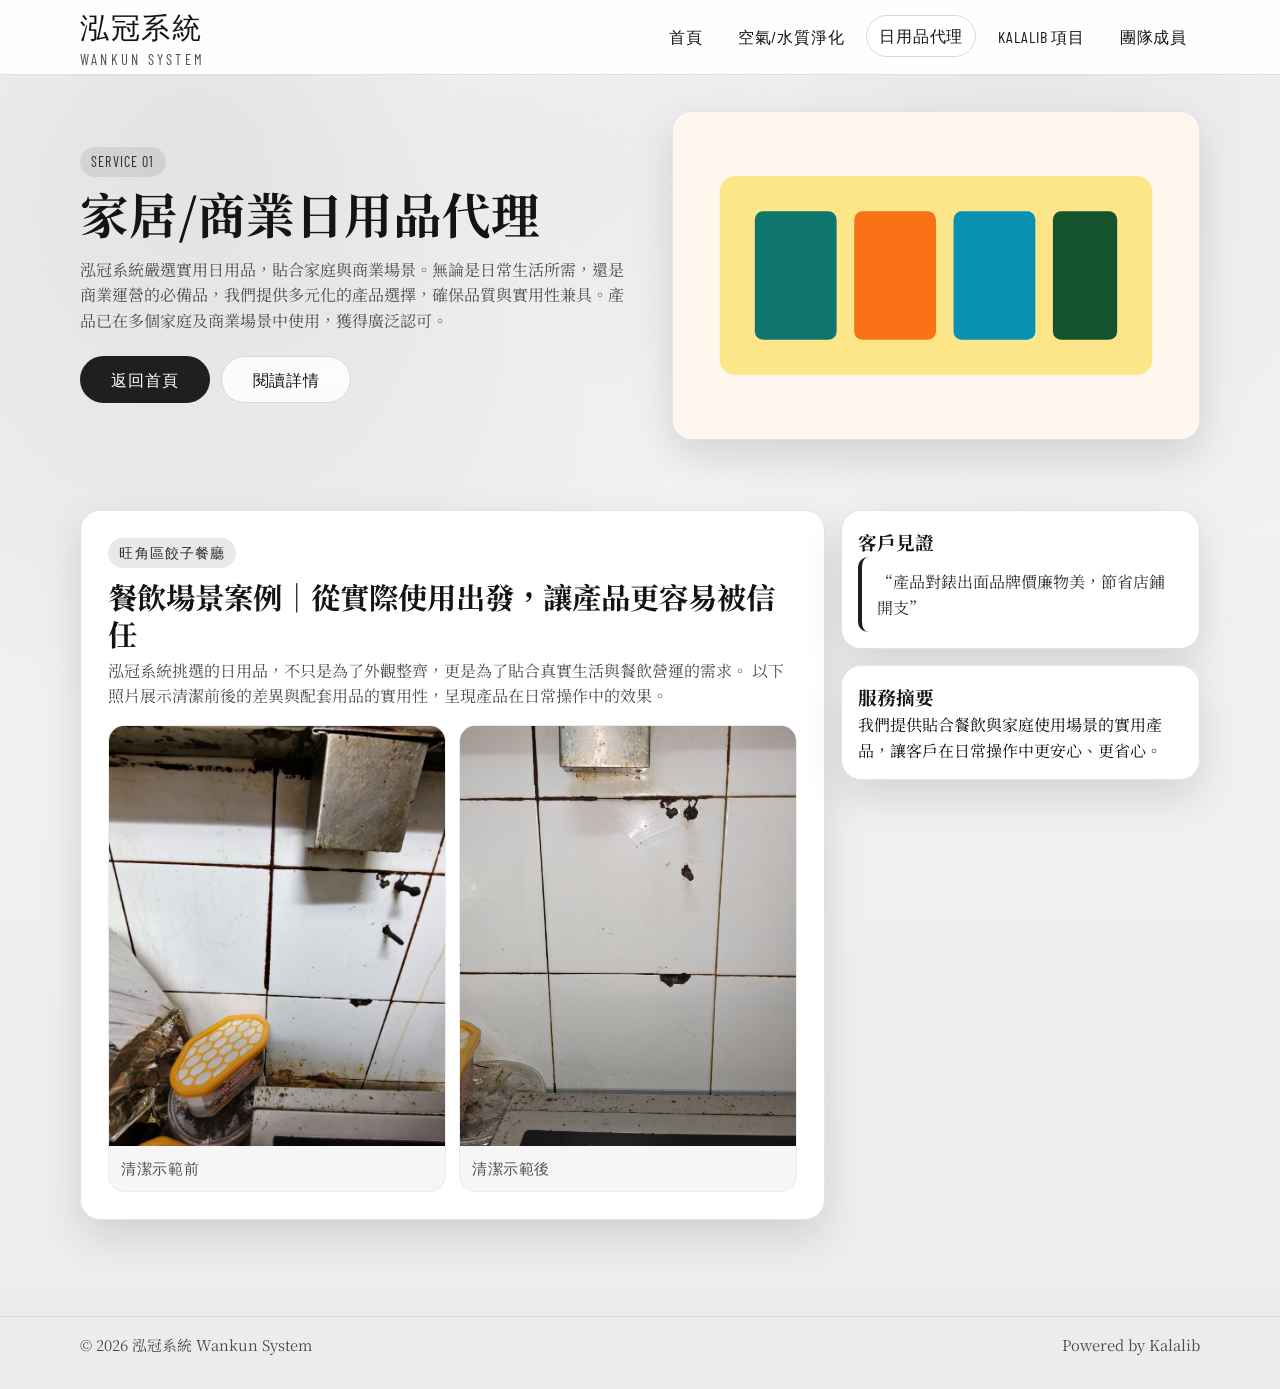
<file: service-agency.html>
<!doctype html>
<html lang="zh-Hant">
  <head>
    <meta charset="UTF-8" />
    <meta name="viewport" content="width=device-width, initial-scale=1.0" />
    <title>家居/商業日用品代理 | 泓冠系統</title>
    <meta name="description" content="泓冠系統家居與商業日用品代理服務介紹。" />
    <link rel="preconnect" href="https://fonts.googleapis.com" />
    <link rel="preconnect" href="https://fonts.gstatic.com" crossorigin />
    <link
      href="https://fonts.googleapis.com/css2?family=Barlow+Condensed:wght@400;600&family=Noto+Serif+TC:wght@400;600;700&family=Oswald:wght@500;700&display=swap"
      rel="stylesheet"
    />
    <link rel="stylesheet" href="assets/css/styles.css" />
  </head>
  <body>
    <header class="site-header">
      <div class="container header-row">
        <a class="logo" href="index.html">泓冠系統<small>WANKUN SYSTEM</small></a>
        <nav class="site-nav" aria-label="主選單">
          <a href="index.html">首頁</a>
          <a href="service-airwater.html">空氣/水質淨化</a>
          <a class="active" href="service-agency.html">日用品代理</a>
          <a href="https://kalalib.com/" target="_blank" rel="noreferrer">KALALIB 項目</a>
          <a href="service-healthcase.html">團隊成員</a>
        </nav>
      </div>
    </header>

    <main>
      <section class="hero">
        <div class="container hero-grid">
          <div class="hero-copy">
            <span class="tag">Service 01</span>
            <h1>家居/商業日用品代理</h1>
            <p>
              泓冠系統嚴選實用日用品，貼合家庭與商業場景。無論是日常生活所需，還是商業運營的必備品，我們提供多元化的產品選擇，確保品質與實用性兼具。產品已在多個家庭及商業場景中使用，獲得廣泛認可。
            </p>
            <div class="btn-row">
              <a class="btn btn-main" href="index.html">返回首頁</a>
              <a class="btn btn-ghost" href="#details">閱讀詳情</a>
            </div>
          </div>
          <figure class="hero-image panel">
            <img src="assets/images/service-agency.svg" alt="家居與商業日用品代理服務示意圖" />
          </figure>
        </div>
      </section>

      <section class="section" id="details">
        <div class="container story-layout">
          <div class="story-main panel">
            <div class="story-copy">
              <span class="tag">旺角區餃子餐廳</span>
              <h2>餐飲場景案例｜從實際使用出發，讓產品更容易被信任</h2>
              <p>
                泓冠系統挑選的日用品，不只是為了外觀整齊，更是為了貼合真實生活與餐飲營運的需求。
                以下照片展示清潔前後的差異與配套用品的實用性，呈現產品在日常操作中的效果。
              </p>
            </div>
            <div class="story-gallery">
              <figure class="story-photo">
                <img src="assets/images/memories/case-study/before_cleaning.jpeg" alt="清潔示範前的餐飲作業環境" />
                <figcaption>清潔示範前</figcaption>
              </figure>
              <figure class="story-photo">
                <img src="assets/images/memories/case-study/after_cleaning.jpeg" alt="清潔示範後的餐飲作業環境" />
                <figcaption>清潔示範後</figcaption>
              </figure>
            </div>
          </div>

          <aside class="story-side">
            <section class="mini panel">
              <h3>客戶見證</h3>
              <blockquote>
                “產品對錶出面品牌價廉物美，節省店鋪開支”
              </blockquote>
            </section>
            <section class="mini panel">
              <h3>服務摘要</h3>
              <p>
                我們提供貼合餐飲與家庭使用場景的實用產品，讓客戶在日常操作中更安心、更省心。
              </p>
            </section>
          </aside>
        </div>
      </section>
    </main>

    <footer class="site-footer">
      <div class="container footer-row">
        <span>© 2026 泓冠系統 Wankun System</span>
        <span>Powered by Kalalib</span>
      </div>
    </footer>
  </body>
</html>
</file>
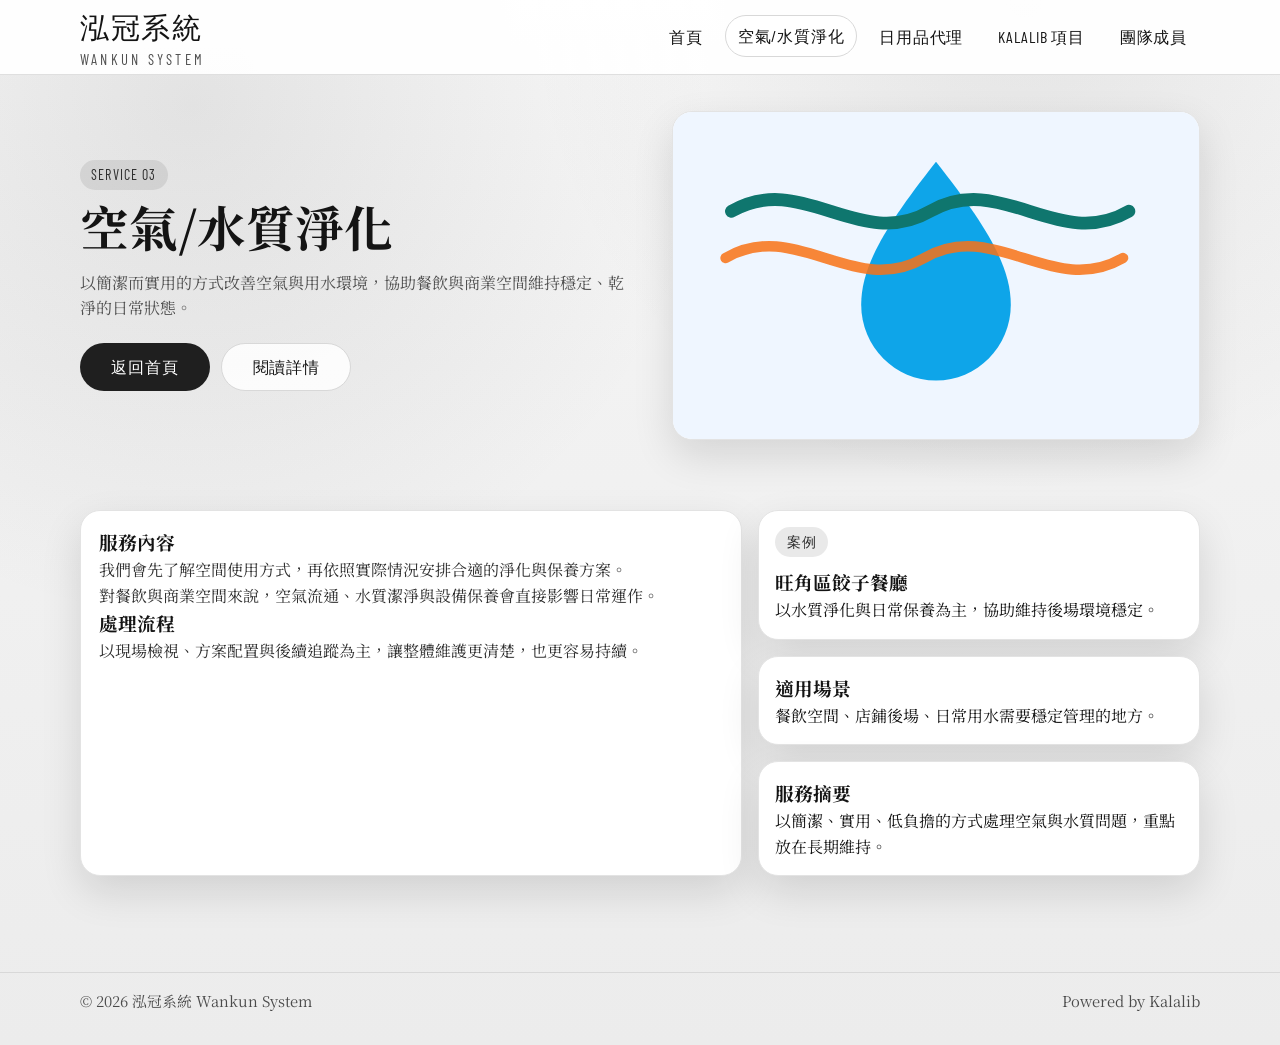
<file: service-airwater.html>
<!doctype html>
<html lang="zh-Hant">
  <head>
    <meta charset="UTF-8" />
    <meta name="viewport" content="width=device-width, initial-scale=1.0" />
    <title>空氣/水質淨化 | 泓冠系統</title>
    <meta name="description" content="泓冠系統空氣與水質淨化服務介紹。" />
    <link rel="preconnect" href="https://fonts.googleapis.com" />
    <link rel="preconnect" href="https://fonts.gstatic.com" crossorigin />
    <link
      href="https://fonts.googleapis.com/css2?family=Barlow+Condensed:wght@400;600&family=Noto+Serif+TC:wght@400;600;700&family=Oswald:wght@500;700&display=swap"
      rel="stylesheet"
    />
    <link rel="stylesheet" href="assets/css/styles.css" />
  </head>
  <body>
    <header class="site-header">
      <div class="container header-row">
        <a class="logo" href="index.html">泓冠系統<small>WANKUN SYSTEM</small></a>
        <nav class="site-nav" aria-label="主選單">
          <a href="index.html">首頁</a>
          <a class="active" href="service-airwater.html">空氣/水質淨化</a>
          <a href="service-agency.html">日用品代理</a>
          <a href="https://kalalib.com/" target="_blank" rel="noreferrer">KALALIB 項目</a>
          <a href="service-healthcase.html">團隊成員</a>
        </nav>
      </div>
    </header>

    <main>
      <section class="hero">
        <div class="container hero-grid">
          <div class="hero-copy">
            <span class="tag">Service 03</span>
            <h1>空氣/水質淨化</h1>
            <p>
              以簡潔而實用的方式改善空氣與用水環境，協助餐飲與商業空間維持穩定、乾淨的日常狀態。
            </p>
            <div class="btn-row">
              <a class="btn btn-main" href="index.html">返回首頁</a>
              <a class="btn btn-ghost" href="#details">閱讀詳情</a>
            </div>
          </div>
          <figure class="hero-image panel">
            <img src="assets/images/service-airwater.svg" alt="空氣與水質淨化服務示意圖" />
          </figure>
        </div>
      </section>

      <section class="section" id="details">
        <div class="container content-grid">
          <article class="article panel">
            <h3>服務內容</h3>
            <p>
              我們會先了解空間使用方式，再依照實際情況安排合適的淨化與保養方案。
            </p>
            <p>
              對餐飲與商業空間來說，空氣流通、水質潔淨與設備保養會直接影響日常運作。
            </p>
            <h3>處理流程</h3>
            <p>
              以現場檢視、方案配置與後續追蹤為主，讓整體維護更清楚，也更容易持續。
            </p>
          </article>
          <aside class="side-stack">
            <section class="mini panel">
              <span class="tag">案例</span>
              <h3>旺角區餃子餐廳</h3>
              <p>以水質淨化與日常保養為主，協助維持後場環境穩定。</p>
            </section>
            <section class="mini panel">
              <h3>適用場景</h3>
              <p>餐飲空間、店鋪後場、日常用水需要穩定管理的地方。</p>
            </section>
            <section class="mini panel">
              <h3>服務摘要</h3>
              <p>
                以簡潔、實用、低負擔的方式處理空氣與水質問題，重點放在長期維持。
              </p>
            </section>
          </aside>
        </div>
      </section>
    </main>

    <footer class="site-footer">
      <div class="container footer-row">
        <span>© 2026 泓冠系統 Wankun System</span>
        <span>Powered by Kalalib</span>
      </div>
    </footer>
  </body>
</html>
</file>
<file: assets/css/styles.css>
:root {
  --bg: #f2f2f2;
  --paper: #ffffff;
  --ink: #141414;
  --muted: #4f4f4f;
  --brand: #1f1f1f;
  --brand-2: #6f6f6f;
  --accent: #9b9b9b;
  --line: #d8d8d8;
  --header-height: 74px;
  --shadow: 0 16px 40px rgba(0, 0, 0, 0.12);
}

* {
  box-sizing: border-box;
  margin: 0;
  padding: 0;
}

html,
body {
  margin: 0;
  padding: 0;
}

html {
  scroll-behavior: smooth;
}

body {
  font-family: "Noto Serif TC", "PingFang TC", "Microsoft JhengHei", serif;
  color: var(--ink);
  background:
    radial-gradient(circle at 15% 10%, rgba(85, 85, 85, 0.13), transparent 36%),
    radial-gradient(circle at 80% 0%, rgba(30, 30, 30, 0.09), transparent 34%),
    linear-gradient(180deg, #fafafa 0%, #f2f2f2 35%, #ececec 100%);
  line-height: 1.6;
}

a {
  color: inherit;
  text-decoration: none;
}

ul {
  margin: 0.7rem 0 0.9rem;
  padding-left: 1.2rem;
}

li {
  margin: 0.25rem 0;
}

img {
  max-width: 100%;
  display: block;
}

.story-layout {
  display: grid;
  grid-template-columns: 1.35fr 0.65fr;
  gap: 1rem;
  align-items: start;
}

.story-main {
  padding: clamp(1.15rem, 2.3vw, 1.7rem);
}

.story-copy h2 {
  margin: 0.35rem 0 0.6rem;
  font-size: clamp(1.35rem, 2.1vw, 2rem);
  line-height: 1.25;
}

.story-copy p {
  margin: 0 0 1rem;
  color: var(--muted);
}

.story-gallery {
  display: grid;
  grid-template-columns: repeat(2, minmax(0, 1fr));
  gap: 0.8rem;
}

.story-photo {
  overflow: hidden;
  border-radius: 16px;
  border: 1px solid #ececec;
  background: #f6f6f6;
}

.story-photo img {
  width: 100%;
  aspect-ratio: 4 / 5;
  object-fit: cover;
}

.story-photo figcaption {
  padding: 0.65rem 0.75rem;
  font-family: "Barlow Condensed", sans-serif;
  letter-spacing: 0.04em;
  color: var(--muted);
  font-size: 0.95rem;
}

.story-side {
  display: grid;
  gap: 1rem;
}

.container {
  width: min(1120px, 92vw);
  margin: 0 auto;
}

.site-header {
  position: sticky;
  top: 0;
  z-index: 50;
  background: rgba(255, 255, 255, 0.93);
  border-bottom: 1px solid rgba(216, 216, 216, 0.8);
}

.header-row {
  display: flex;
  align-items: center;
  justify-content: space-between;
  min-height: 74px;
  gap: 1rem;
}

.logo {
  font-family: "Oswald", sans-serif;
  font-size: 1.8rem;
  letter-spacing: 0.06em;
  text-transform: uppercase;
}

.logo small {
  display: block;
  font-family: "Barlow Condensed", sans-serif;
  letter-spacing: 0.22em;
  font-size: 0.92rem;
  color: var(--muted);
}

.site-nav {
  display: flex;
  flex-wrap: wrap;
  gap: 0.55rem;
  justify-content: flex-end;
}

.nav-toggle {
  display: none;
  align-items: center;
  justify-content: center;
  border: 1px solid var(--line);
  border-radius: 10px;
  background: #fff;
  color: var(--ink);
  font-family: "Barlow Condensed", sans-serif;
  font-size: 1rem;
  letter-spacing: 0.05em;
  padding: 0.45rem 0.8rem;
  cursor: pointer;
}

.site-nav a {
  padding: 0.45rem 0.75rem;
  border-radius: 999px;
  border: 1px solid transparent;
  font-family: "Barlow Condensed", sans-serif;
  font-size: 1rem;
  letter-spacing: 0.05em;
  transition: transform 0.2s ease, border-color 0.2s ease, background 0.2s ease;
}

.site-nav a:hover,
.site-nav a.active {
  border-color: var(--line);
  background: #fff;
  transform: translateY(-1px);
}

.cover {
  position: relative;
  min-height: calc(90vh - var(--header-height));
  min-height: calc(90svh - var(--header-height));
  display: flex;
  align-items: center;
  background-image: url("../images/wankun-system.jpg");
  background-size: cover;
  background-position: center;
  isolation: isolate;
}

.cover-overlay {
  position: absolute;
  inset: 0;
  background: linear-gradient(120deg, rgba(0, 0, 0, 0.68), rgba(0, 0, 0, 0.35));
  z-index: -1;
}

.cover-content {
  color: #fff;
  padding: 4rem 0;
}

.cover-content h1 {
  margin: 0;
  max-width: 16ch;
  font-size: clamp(2.2rem, 5vw, 4.6rem);
  line-height: 1.08;
}

.cover-content p {
  margin: 1rem 0 1.4rem;
  max-width: 60ch;
  color: rgba(255, 255, 255, 0.92);
}

.cover .btn-ghost {
  border-color: rgba(255, 255, 255, 0.55);
  background: rgba(255, 255, 255, 0.12);
  color: #fff;
}

.cover .btn-ghost:hover {
  background: rgba(255, 255, 255, 0.22);
}

.scroll-hint {
  display: inline-block;
  margin-top: 1.5rem;
  border-bottom: 1px solid rgba(255, 255, 255, 0.8);
  font-family: "Barlow Condensed", sans-serif;
  letter-spacing: 0.08em;
  text-transform: uppercase;
  font-size: 0.95rem;
}

.hero {
  padding: clamp(1.8rem, 2.8vw, 3.2rem) 0 2.2rem;
}

.hero-grid {
  display: grid;
  grid-template-columns: 1.05fr 1fr;
  gap: clamp(1.2rem, 3vw, 2.4rem);
  align-items: center;
}

.hero-copy h1 {
  margin: 0;
  font-size: clamp(2rem, 3.8vw, 3.7rem);
  line-height: 1.1;
}

.hero-copy p {
  color: var(--muted);
  margin: 1rem 0 1.4rem;
}

.tag {
  display: inline-block;
  margin-bottom: 0.65rem;
  padding: 0.22rem 0.7rem;
  border-radius: 999px;
  font-family: "Barlow Condensed", sans-serif;
  font-size: 0.88rem;
  letter-spacing: 0.08em;
  text-transform: uppercase;
  color: #2d2d2d;
  background: rgba(45, 45, 45, 0.1);
}

.btn {
  display: inline-flex;
  align-items: center;
  justify-content: center;
  border: 1px solid transparent;
  border-radius: 999px;
  padding: 0.62rem 1rem;
  min-width: 130px;
  font-family: "Barlow Condensed", sans-serif;
  letter-spacing: 0.05em;
  transition: all 0.2s ease;
}

.btn-main {
  background: var(--brand);
  color: #fff;
}

.btn-main:hover {
  background: #000;
}

.btn-ghost {
  border-color: var(--line);
  background: rgba(255, 255, 255, 0.85);
}

.btn-ghost:hover {
  background: #fff;
}

.btn-row {
  display: flex;
  gap: 0.7rem;
  flex-wrap: wrap;
}

.panel {
  background: var(--paper);
  border-radius: 20px;
  border: 1px solid #e3e3e3;
  box-shadow: var(--shadow);
}

.hero-image {
  overflow: hidden;
}

.hero-image img {
  width: 100%;
  height: 100%;
  object-fit: cover;
}

.section {
  padding: 2.2rem 0 3.6rem;
  scroll-margin-top: 92px;
}

.section h2 {
  margin: 0 0 0.35rem;
  font-size: clamp(1.45rem, 2.3vw, 2.2rem);
}

.heading-with-icon {
  display: inline-flex;
  align-items: center;
  gap: 0.42rem;
}

.heading-with-icon ion-icon {
  color: #6a6a6a;
  font-size: 1.05em;
  flex-shrink: 0;
  display: inline-block;
  line-height: 1;
  vertical-align: middle;
  transform: translateY(0.03em);
}

.heading-with-icon span {
  line-height: 1.2;
}

.section-head {
  margin-bottom: 2.2rem;
}

.section-head h2 {
  margin: 0 0 1rem;
}

.section-head p {
  margin: 0 0 0.6rem;
  color: var(--muted);
}

.service-grid {
  display: grid;
  grid-template-columns: repeat(2, minmax(0, 1fr));
  gap: 1rem;
}

.member-grid {
  display: grid;
  grid-template-columns: repeat(3, minmax(0, 1fr));
  gap: 1rem;
}

.project-grid {
  display: grid;
  grid-template-columns: repeat(2, minmax(0, 1fr));
  gap: 1rem;
}

.service-card {
  padding: 1rem;
  border: 1px solid #e6e6e6;
  border-radius: 18px;
  background: rgba(255, 255, 255, 0.72);
  transform: translateY(10px);
  opacity: 0;
  animation: rise 0.7s ease forwards;
}

.service-card:nth-child(2) {
  animation-delay: 0.1s;
}

.service-card:nth-child(3) {
  animation-delay: 0.2s;
}

.service-card:nth-child(4) {
  animation-delay: 0.3s;
}

.service-card h3 {
  margin: 0 0 0.4rem;
  font-size: 1.22rem;
}

.service-card p {
  margin: 0 0 0.65rem;
  color: var(--muted);
}

.member-card ul {
  margin: 0.65rem 0 0;
  padding-left: 1.1rem;
  display: grid;
  gap: 0.35rem;
}

.member-card li {
  margin: 0;
  color: var(--muted);
}

.service-card a {
  font-family: "Barlow Condensed", sans-serif;
  color: #1f1f1f;
  border-bottom: 1px solid currentColor;
}

.steps-grid {
  display: grid;
  grid-template-columns: repeat(4, minmax(0, 1fr));
  gap: 1rem;
}

.step-card {
  padding: 1rem;
}

.step-card h3 {
  margin: 0 0 0.45rem;
  font-size: 1.1rem;
}

.step-card p {
  margin: 0;
  color: var(--muted);
}

.review-grid {
  display: grid;
  grid-template-columns: repeat(3, minmax(0, 1fr));
  gap: 1rem;
}

.review-card {
  margin: 0;
  padding: 1rem;
}

.faq-list {
  display: grid;
  gap: 0.8rem;
}

.faq-item {
  padding: 1rem;
}

.faq-item h3 {
  margin: 0 0 0.1rem;
  font-size: 1.04rem;
}

.faq-item p {
  margin: 0;
  color: var(--muted);
}

.content-grid {
  display: grid;
  grid-template-columns: 1.2fr 0.8fr;
  gap: 1rem;
}

.article {
  padding: 1rem 1.1rem;
}

.article h3 {
  margin-top: 0;
}

.article p {
  color: #2f2f2f;
}

#contact .article h2 {
  margin-bottom: 0.5rem;
}

#contact .article p {
  margin-top: 0.45rem;
}

#contact .article .btn-row {
  margin-top: 1rem;
}

.article ul {
  list-style: none;
  margin: 0.85rem 0 0;
  padding: 0;
  display: grid;
  gap: 0.7rem;
}

.article li {
  position: relative;
  margin: 0;
  padding: 0;
  border: 1px solid #e2e2e2;
  border-radius: 12px;
  background: #fafafa;
  overflow: hidden;
  transition: background-color 0.2s ease, border-color 0.2s ease, transform 0.2s ease;
}

.article li a {
  display: block;
  padding: 0.72rem 0.85rem 0.72rem 1rem;
}

.article li:hover {
  background: #fff9e8;
  border-color: #eee2bc;
  transform: translateY(-1px);
}

.article li:hover::before {
  background: #e7c96f;
}

.article li:hover small {
  color: #2b2b2b;
}

.article li::before {
  content: "";
  position: absolute;
  left: 0;
  top: 0.55rem;
  bottom: 0.55rem;
  width: 3px;
  border-radius: 999px;
  background: var(--brand);
}

.article li strong {
  display: block;
  margin-bottom: 0.15rem;
}

.article li br {
  display: none;
}

.article li small {
  display: block;
  color: var(--muted);
  line-height: 1.55;
}

.side-stack {
  display: grid;
  gap: 1rem;
}

.mini {
  padding: 1rem;
}

blockquote {
  margin: 0;
  padding: 0.75rem 0.9rem;
  border-left: 4px solid var(--brand);
  background: #fff;
  border-radius: 10px;
  color: #2f2f2f;
}

blockquote + blockquote {
  margin-top: 0.8rem;
}

.site-footer {
  border-top: 1px solid var(--line);
  margin-top: 2.4rem;
}

.footer-row {
  display: flex;
  justify-content: space-between;
  align-items: center;
  gap: 1rem;
  padding: 1rem 0 2rem;
  color: #4a4a4a;
  font-size: 0.92rem;
}

@keyframes rise {
  to {
    transform: translateY(0);
    opacity: 1;
  }
}

@media (max-width: 920px) {
  .hero-grid,
  .content-grid,
  .story-layout {
    grid-template-columns: 1fr;
  }

  .member-grid,
  .project-grid {
    grid-template-columns: 1fr;
  }

  .story-gallery {
    grid-template-columns: repeat(2, minmax(0, 1fr));
  }

  .steps-grid,
  .review-grid {
    grid-template-columns: repeat(2, minmax(0, 1fr));
  }

  .hero {
    padding-top: 1.2rem;
  }

  .footer-row {
    flex-direction: column;
    align-items: flex-start;
  }
}

@media (max-width: 760px) {
  .header-row {
    flex-wrap: wrap;
    min-height: auto;
    padding: 0.62rem 0;
    gap: 0.62rem;
  }

  .logo {
    font-size: 1.56rem;
    line-height: 1;
  }

  .logo small {
    font-size: 0.78rem;
    letter-spacing: 0.16em;
  }

  .nav-toggle {
    display: inline-flex;
    margin-left: auto;
    font-size: 1rem;
    padding: 0.44rem 0.76rem;
    border-radius: 8px;
  }

  .site-nav {
    display: none;
    width: 100%;
    flex-direction: column;
    gap: 0.42rem;
    justify-content: flex-start;
    padding-top: 0.5rem;
    border-top: 1px solid var(--line);
  }

  .site-header[data-open="true"] .site-nav {
    display: flex;
  }

  .site-nav a {
    width: 100%;
    text-align: center;
    border-radius: 8px;
    font-size: 0.98rem;
    padding: 0.48rem 0.72rem;
  }
}

@media (max-width: 640px) {
  .service-grid {
    grid-template-columns: 1fr;
  }

  .story-main {
    padding: 1rem;
  }

  .story-gallery {
    grid-template-columns: 1fr;
  }

  .story-photo img {
    aspect-ratio: 4 / 3;
  }

  .steps-grid,
  .review-grid {
    grid-template-columns: 1fr;
  }

  .cover-content {
    padding: 3.2rem 0;
  }
}
</file>
